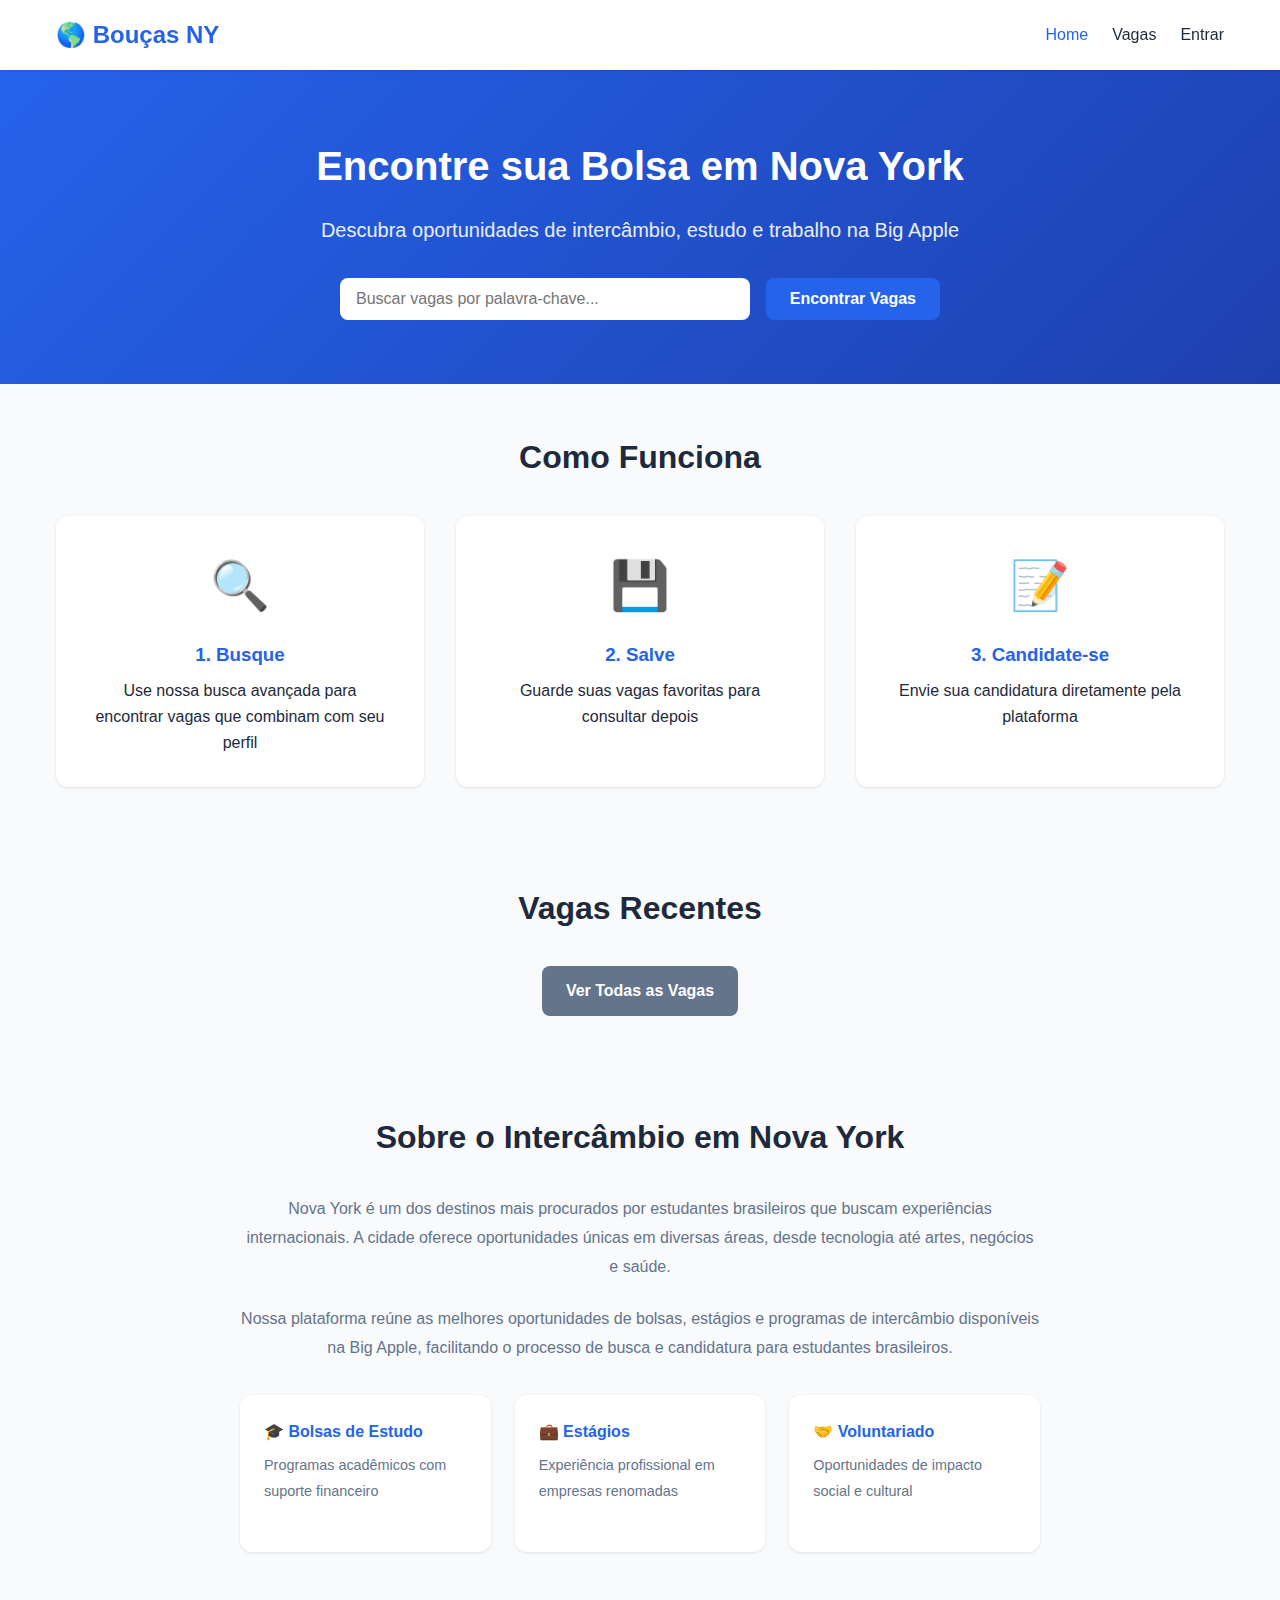
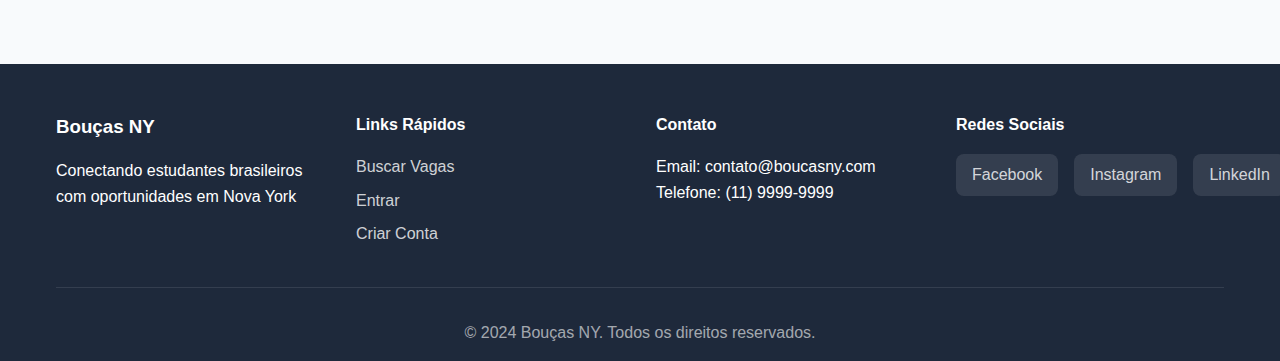
<file: index.html>
<!DOCTYPE html>
<html lang="pt-BR">
<head>
    <meta charset="UTF-8">
    <meta name="viewport" content="width=device-width, initial-scale=1.0">
    <title>Bouças NY - Encontre sua Bolsa em Nova York</title>
    <link rel="stylesheet" href="css/style.css">
</head>
<body>
    <header class="header">
        <div class="container">
            <div class="header-content">
                <h1 class="logo">🌎 Bouças NY</h1>
                <nav class="nav">
                    <a href="index.html" class="nav-link active">Home</a>
                    <a href="pages/vagas.html" class="nav-link">Vagas</a>
                    <a href="pages/login.html" class="nav-link">Entrar</a>
                    <a href="pages/favoritos.html" class="nav-link" id="favoritos-link" style="display: none;">Favoritos</a>
                </nav>
            </div>
        </div>
    </header>

    <main>
        <section class="banner">
            <div class="container">
                <div class="banner-content">
                    <h2 class="banner-title">Encontre sua Bolsa em Nova York</h2>
                    <p class="banner-subtitle">Descubra oportunidades de intercâmbio, estudo e trabalho na Big Apple</p>
                    <div class="search-box">
                        <input type="text" id="home-search" placeholder="Buscar vagas por palavra-chave..." class="search-input">
                        <button onclick="window.location.href='pages/vagas.html?search=' + document.getElementById('home-search').value" class="btn btn-primary">Encontrar Vagas</button>
                    </div>
                </div>
            </div>
        </section>

        <section class="como-funciona">
            <div class="container">
                <h2 class="section-title">Como Funciona</h2>
                <div class="steps">
                    <div class="step">
                        <div class="step-icon">🔍</div>
                        <h3>1. Busque</h3>
                        <p>Use nossa busca avançada para encontrar vagas que combinam com seu perfil</p>
                    </div>
                    <div class="step">
                        <div class="step-icon">💾</div>
                        <h3>2. Salve</h3>
                        <p>Guarde suas vagas favoritas para consultar depois</p>
                    </div>
                    <div class="step">
                        <div class="step-icon">📝</div>
                        <h3>3. Candidate-se</h3>
                        <p>Envie sua candidatura diretamente pela plataforma</p>
                    </div>
                </div>
            </div>
        </section>

        <section class="vagas-recentes">
            <div class="container">
                <h2 class="section-title">Vagas Recentes</h2>
                <div class="vagas-grid" id="vagas-recentes">
                    <!-- Vagas serão carregadas via JavaScript -->
                </div>
                <div class="text-center">
                    <a href="pages/vagas.html" class="btn btn-secondary">Ver Todas as Vagas</a>
                </div>
            </div>
        </section>

        <section class="sobre">
            <div class="container">
                <h2 class="section-title">Sobre o Intercâmbio em Nova York</h2>
                <div class="sobre-content">
                    <p>Nova York é um dos destinos mais procurados por estudantes brasileiros que buscam experiências internacionais. A cidade oferece oportunidades únicas em diversas áreas, desde tecnologia até artes, negócios e saúde.</p>
                    <p>Nossa plataforma reúne as melhores oportunidades de bolsas, estágios e programas de intercâmbio disponíveis na Big Apple, facilitando o processo de busca e candidatura para estudantes brasileiros.</p>
                    <div class="beneficios-list">
                        <div class="beneficio-item">
                            <strong>🎓 Bolsas de Estudo</strong>
                            <p>Programas acadêmicos com suporte financeiro</p>
                        </div>
                        <div class="beneficio-item">
                            <strong>💼 Estágios</strong>
                            <p>Experiência profissional em empresas renomadas</p>
                        </div>
                        <div class="beneficio-item">
                            <strong>🤝 Voluntariado</strong>
                            <p>Oportunidades de impacto social e cultural</p>
                        </div>
                    </div>
                </div>
            </div>
        </section>
    </main>

    <footer class="footer">
        <div class="container">
            <div class="footer-content">
                <div class="footer-section">
                    <h3>Bouças NY</h3>
                    <p>Conectando estudantes brasileiros com oportunidades em Nova York</p>
                </div>
                <div class="footer-section">
                    <h4>Links Rápidos</h4>
                    <ul>
                        <li><a href="pages/vagas.html">Buscar Vagas</a></li>
                        <li><a href="pages/login.html">Entrar</a></li>
                        <li><a href="pages/cadastro.html">Criar Conta</a></li>
                    </ul>
                </div>
                <div class="footer-section">
                    <h4>Contato</h4>
                    <p>Email: contato@boucasny.com</p>
                    <p>Telefone: (11) 9999-9999</p>
                </div>
                <div class="footer-section">
                    <h4>Redes Sociais</h4>
                    <div class="social-links">
                        <a href="#" class="social-link">Facebook</a>
                        <a href="#" class="social-link">Instagram</a>
                        <a href="#" class="social-link">LinkedIn</a>
                    </div>
                </div>
            </div>
            <div class="footer-bottom">
                <p>&copy; 2024 Bouças NY. Todos os direitos reservados.</p>
            </div>
        </div>
    </footer>

    <script type="module">
        import { getVagas, getCurrentUser, isFavorito, toggleFavorito } from './js/app.js';

        // Verificar se usuário está logado
        const user = getCurrentUser();
        if (user) {
            document.getElementById('favoritos-link').style.display = 'inline-block';
        }

        // Funções globais para interação
        window.toggleFavoritoHome = function(id) {
            if (!user) {
                alert('Faça login para salvar favoritos');
                window.location.href = 'pages/login.html';
                return;
            }
            toggleFavorito(id);
            location.reload(); // Recarregar para atualizar ícones
        };

        window.candidatarRapidoHome = function(id, titulo) {
            if (!user) {
                alert('Faça login para se candidatar');
                window.location.href = 'pages/login.html';
                return;
            }
            if (confirm(`Deseja se candidatar para a vaga: "${titulo}"?`)) {
                alert('Candidatura enviada com sucesso! Entraremos em contato em breve.');
            }
        };

        // Carregar vagas recentes
        window.addEventListener('DOMContentLoaded', () => {
            const vagas = getVagas().slice(0, 6);
            const container = document.getElementById('vagas-recentes');
            if (vagas.length === 0) {
                container.innerHTML = '<p class="text-center">Nenhuma vaga disponível no momento.</p>';
            } else {
                container.innerHTML = vagas.map(vaga => {
                    const favoritada = user ? isFavorito(vaga.id) : false;
                    const tituloEscapado = vaga.titulo.replace(/'/g, "\\'").replace(/"/g, '&quot;');
                    return `
                    <div class="vaga-card">
                        <div class="vaga-header">
                            <div>
                                <span class="vaga-tipo">${vaga.tipo}</span>
                                <span class="vaga-area">${vaga.area}</span>
                            </div>
                            ${user ? `
                                <button onclick="toggleFavoritoHome(${vaga.id})" class="btn-favorito-lista ${favoritada ? 'favoritada' : ''}" title="${favoritada ? 'Remover dos favoritos' : 'Adicionar aos favoritos'}">
                                    ${favoritada ? '❤️' : '🤍'}
                                </button>
                            ` : ''}
                        </div>
                        <h3 class="vaga-titulo">${vaga.titulo}</h3>
                        <p class="vaga-descricao">${vaga.descricao.substring(0, 120)}...</p>
                        <div class="vaga-info">
                            <span>⏱️ ${vaga.duracao}</span>
                            <span>📍 Nova York, EUA</span>
                        </div>
                        <div class="vaga-actions">
                            <a href="pages/vaga-detalhe.html?id=${vaga.id}" class="btn btn-primary btn-sm">Ver Detalhes</a>
                            ${user ? `
                                <button onclick="candidatarRapidoHome(${vaga.id}, '${tituloEscapado}')" class="btn btn-secondary btn-sm">Candidatar-se</button>
                            ` : ''}
                        </div>
                    </div>
                `;
                }).join('');
            }
        });
    </script>
</body>
</html>
</file>
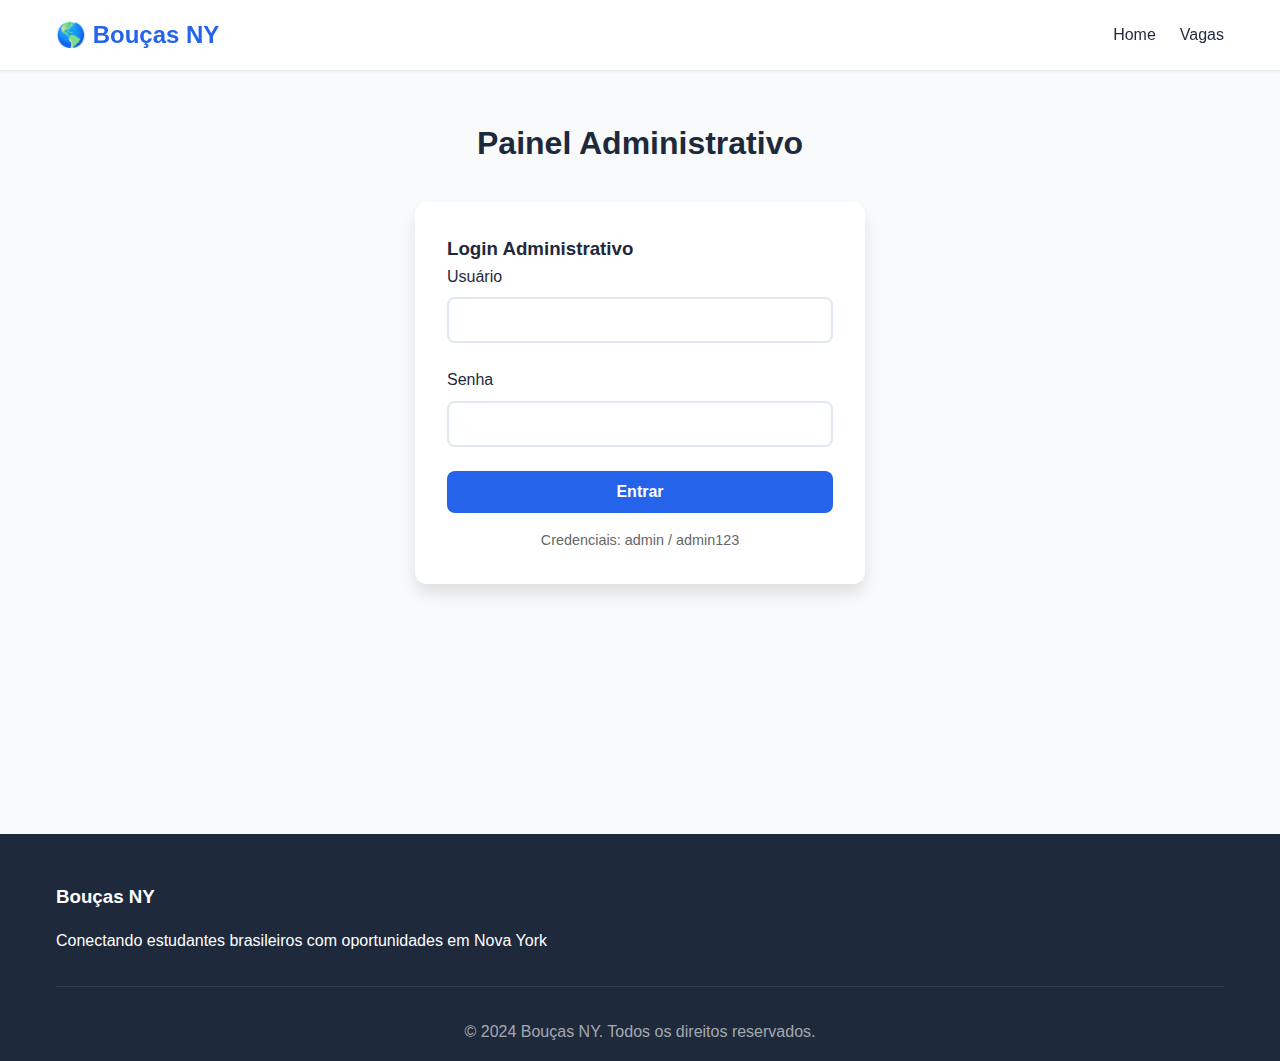
<file: pages/admin.html>
<!DOCTYPE html>
<html lang="pt-BR">
<head>
    <meta charset="UTF-8">
    <meta name="viewport" content="width=device-width, initial-scale=1.0">
    <title>Painel Administrativo - Bouças NY</title>
    <link rel="stylesheet" href="../css/style.css">
</head>
<body>
    <header class="header">
        <div class="container">
            <div class="header-content">
                <h1 class="logo"><a href="../index.html" style="text-decoration: none; color: inherit;">🌎 Bouças NY</a></h1>
                <nav class="nav">
                    <a href="../index.html" class="nav-link">Home</a>
                    <a href="vagas.html" class="nav-link">Vagas</a>
                </nav>
            </div>
        </div>
    </header>

    <main>
        <section class="admin-section">
            <div class="container">
                <h2 class="section-title">Painel Administrativo</h2>
                
                <div id="admin-login" class="admin-login">
                    <div class="auth-card">
                        <h3>Login Administrativo</h3>
                        <form onsubmit="fazerLoginAdmin(event)">
                            <div class="form-group">
                                <label>Usuário</label>
                                <input type="text" id="admin-user" class="input" required>
                            </div>
                            <div class="form-group">
                                <label>Senha</label>
                                <input type="password" id="admin-password" class="input" required>
                            </div>
                            <button type="submit" class="btn btn-primary btn-block">Entrar</button>
                        </form>
                        <p class="text-center" style="margin-top: 1rem; font-size: 0.9rem; color: #666;">
                            Credenciais: admin / admin123
                        </p>
                    </div>
                </div>

                <div id="admin-panel" style="display: none;">
                    <div class="admin-layout">
                        <div class="admin-form-section">
                            <h3>Adicionar Nova Vaga</h3>
                            <form id="vaga-form" onsubmit="salvarVaga(event)">
                                <div class="form-group">
                                    <label>Título</label>
                                    <input type="text" id="vaga-titulo" class="input" required>
                                </div>
                                <div class="form-row">
                                    <div class="form-group">
                                        <label>Tipo</label>
                                        <select id="vaga-tipo" class="input" required>
                                            <option value="Bolsa de Estudo">Bolsa de Estudo</option>
                                            <option value="Estágio">Estágio</option>
                                            <option value="Voluntariado">Voluntariado</option>
                                        </select>
                                    </div>
                                    <div class="form-group">
                                        <label>Área</label>
                                        <select id="vaga-area" class="input" required>
                                            <option value="TI">TI</option>
                                            <option value="Business">Business</option>
                                            <option value="Artes">Artes</option>
                                            <option value="Saúde">Saúde</option>
                                            <option value="Educação">Educação</option>
                                            <option value="Engenharia">Engenharia</option>
                                        </select>
                                    </div>
                                </div>
                                <div class="form-group">
                                    <label>Duração</label>
                                    <select id="vaga-duracao" class="input" required>
                                        <option value="3 meses">3 meses</option>
                                        <option value="6 meses">6 meses</option>
                                        <option value="1 ano">1 ano</option>
                                        <option value="2 anos">2 anos</option>
                                    </select>
                                </div>
                                <div class="form-group">
                                    <label>Descrição</label>
                                    <textarea id="vaga-descricao" class="input" rows="5" required></textarea>
                                </div>
                                <div class="form-group">
                                    <label>Requisitos (separados por vírgula)</label>
                                    <input type="text" id="vaga-requisitos" class="input" placeholder="Inglês, Graduação, Experiência" required>
                                </div>
                                <div class="form-group">
                                    <label>Benefícios (separados por vírgula)</label>
                                    <input type="text" id="vaga-beneficios" class="input" placeholder="Bolsa mensal, Acomodação, Seguro saúde" required>
                                </div>
                                <div class="form-group">
                                    <label>Status</label>
                                    <select id="vaga-status" class="input">
                                        <option value="publicada">Publicada</option>
                                        <option value="rascunho">Rascunho</option>
                                    </select>
                                </div>
                                <input type="hidden" id="vaga-id" value="">
                                <div class="form-actions">
                                    <button type="submit" class="btn btn-primary">Salvar Vaga</button>
                                    <button type="button" onclick="limparFormulario()" class="btn btn-secondary">Limpar</button>
                                </div>
                            </form>
                        </div>

                        <div class="admin-list-section">
                            <h3>Vagas Cadastradas</h3>
                            <div id="vagas-list">
                                <!-- Lista será carregada via JavaScript -->
                            </div>
                        </div>
                    </div>
                </div>
            </div>
        </section>
    </main>

    <footer class="footer">
        <div class="container">
            <div class="footer-content">
                <div class="footer-section">
                    <h3>Bouças NY</h3>
                    <p>Conectando estudantes brasileiros com oportunidades em Nova York</p>
                </div>
            </div>
            <div class="footer-bottom">
                <p>&copy; 2024 Bouças NY. Todos os direitos reservados.</p>
            </div>
        </div>
    </footer>

    <script type="module" src="../js/admin.js"></script>
</body>
</html>
</file>
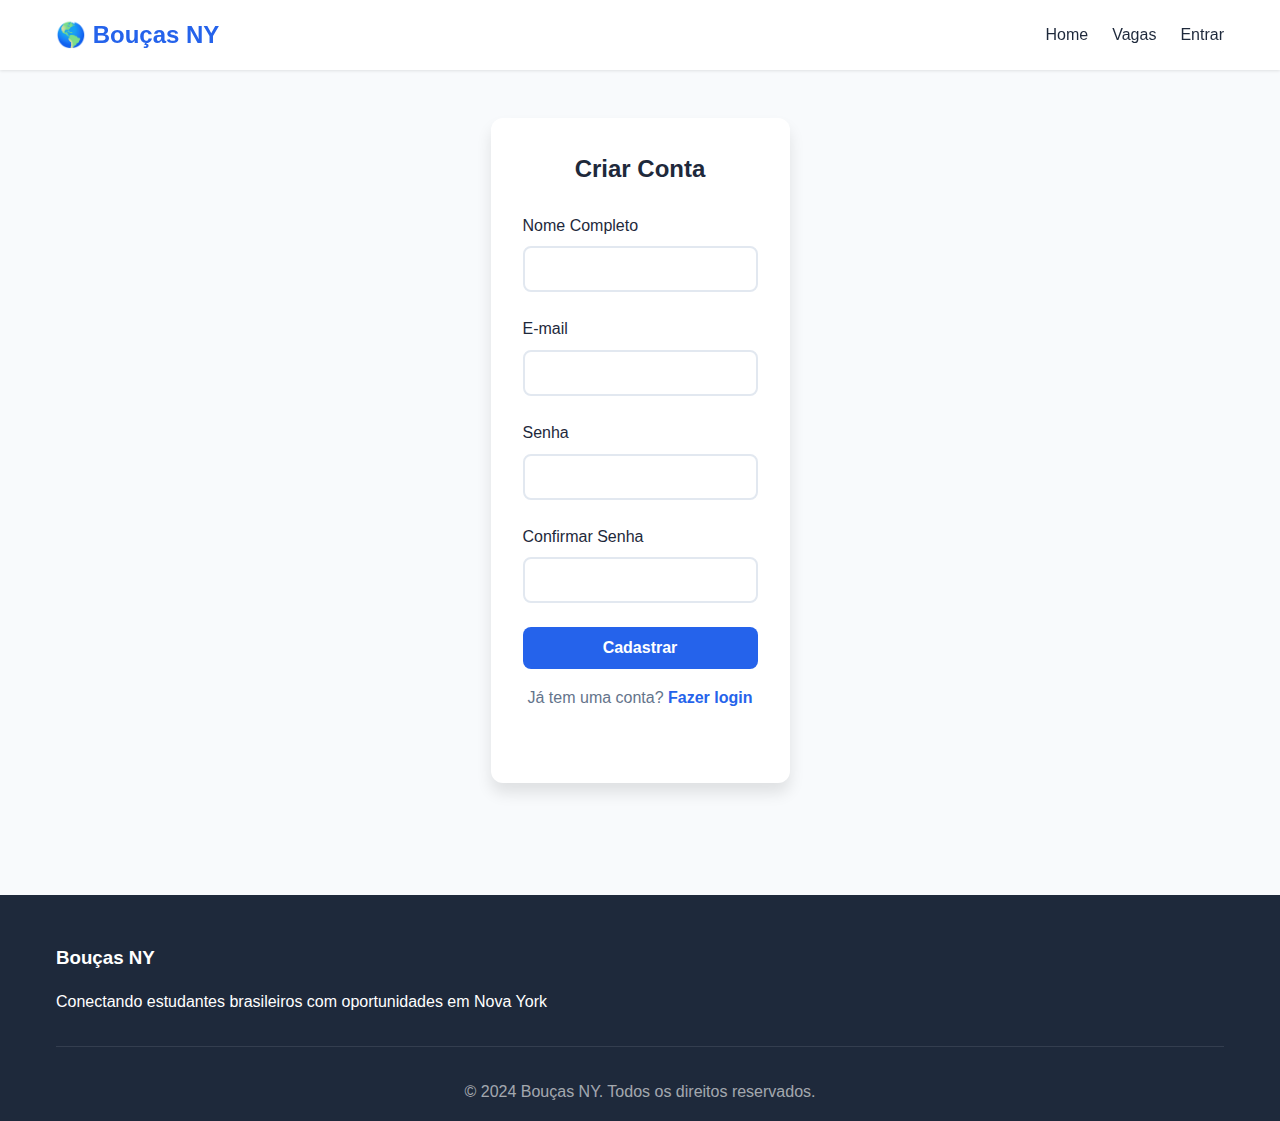
<file: pages/cadastro.html>
<!DOCTYPE html>
<html lang="pt-BR">
<head>
    <meta charset="UTF-8">
    <meta name="viewport" content="width=device-width, initial-scale=1.0">
    <title>Cadastro - Bouças NY</title>
    <link rel="stylesheet" href="../css/style.css">
</head>
<body>
    <header class="header">
        <div class="container">
            <div class="header-content">
                <h1 class="logo"><a href="../index.html" style="text-decoration: none; color: inherit;">🌎 Bouças NY</a></h1>
                <nav class="nav">
                    <a href="../index.html" class="nav-link">Home</a>
                    <a href="vagas.html" class="nav-link">Vagas</a>
                    <a href="login.html" class="nav-link">Entrar</a>
                </nav>
            </div>
        </div>
    </header>

    <main>
        <section class="auth-section">
            <div class="container">
                <div class="auth-container">
                    <div class="auth-card">
                        <h2>Criar Conta</h2>
                        <form id="cadastro-form" onsubmit="fazerCadastro(event)">
                            <div class="form-group">
                                <label for="nome">Nome Completo</label>
                                <input type="text" id="nome" name="nome" class="input" required>
                            </div>
                            <div class="form-group">
                                <label for="email">E-mail</label>
                                <input type="email" id="email" name="email" class="input" required>
                            </div>
                            <div class="form-group">
                                <label for="senha">Senha</label>
                                <input type="password" id="senha" name="senha" class="input" required minlength="6">
                            </div>
                            <div class="form-group">
                                <label for="confirmar-senha">Confirmar Senha</label>
                                <input type="password" id="confirmar-senha" name="confirmar-senha" class="input" required>
                            </div>
                            <button type="submit" class="btn btn-primary btn-block">Cadastrar</button>
                        </form>
                        <p class="auth-link">
                            Já tem uma conta? <a href="login.html">Fazer login</a>
                        </p>
                        <div id="cadastro-message" class="message"></div>
                    </div>
                </div>
            </div>
        </section>
    </main>

    <footer class="footer">
        <div class="container">
            <div class="footer-content">
                <div class="footer-section">
                    <h3>Bouças NY</h3>
                    <p>Conectando estudantes brasileiros com oportunidades em Nova York</p>
                </div>
            </div>
            <div class="footer-bottom">
                <p>&copy; 2024 Bouças NY. Todos os direitos reservados.</p>
            </div>
        </div>
    </footer>

    <script type="module">
        import { fazerCadastro } from '../js/app.js';

        window.fazerCadastro = function(event) {
            event.preventDefault();
            const nome = document.getElementById('nome').value;
            const email = document.getElementById('email').value;
            const senha = document.getElementById('senha').value;
            const confirmarSenha = document.getElementById('confirmar-senha').value;
            const messageEl = document.getElementById('cadastro-message');

            if (senha !== confirmarSenha) {
                messageEl.textContent = 'As senhas não coincidem.';
                messageEl.className = 'message message-error';
                return;
            }

            if (senha.length < 6) {
                messageEl.textContent = 'A senha deve ter pelo menos 6 caracteres.';
                messageEl.className = 'message message-error';
                return;
            }

            const sucesso = fazerCadastro(nome, email, senha);
            
            if (sucesso) {
                messageEl.textContent = 'Cadastro realizado com sucesso! Redirecionando...';
                messageEl.className = 'message message-success';
                setTimeout(() => {
                    window.location.href = '../index.html';
                }, 1500);
            } else {
                messageEl.textContent = 'Este e-mail já está cadastrado.';
                messageEl.className = 'message message-error';
            }
        };
    </script>
</body>
</html>
</file>
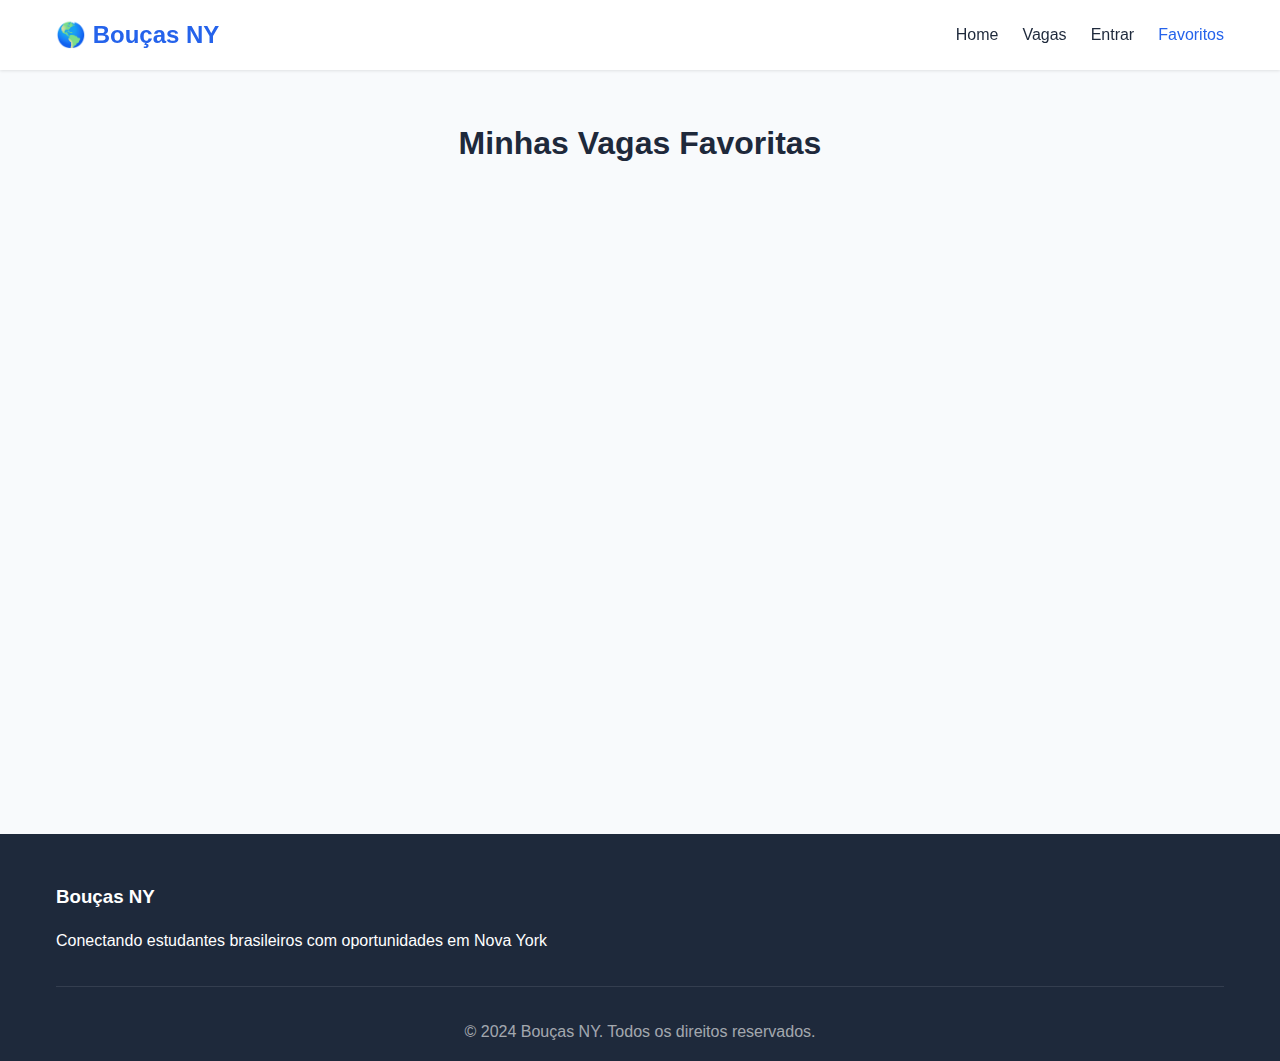
<file: pages/favoritos.html>
<!DOCTYPE html>
<html lang="pt-BR">
<head>
    <meta charset="UTF-8">
    <meta name="viewport" content="width=device-width, initial-scale=1.0">
    <title>Favoritos - Bouças NY</title>
    <link rel="stylesheet" href="../css/style.css">
</head>
<body>
    <header class="header">
        <div class="container">
            <div class="header-content">
                <h1 class="logo"><a href="../index.html" style="text-decoration: none; color: inherit;">🌎 Bouças NY</a></h1>
                <nav class="nav">
                    <a href="../index.html" class="nav-link">Home</a>
                    <a href="vagas.html" class="nav-link">Vagas</a>
                    <a href="login.html" class="nav-link" id="login-link">Entrar</a>
                    <a href="favoritos.html" class="nav-link active">Favoritos</a>
                </nav>
            </div>
        </div>
    </header>

    <main>
        <section class="favoritos-section">
            <div class="container">
                <h2 class="section-title">Minhas Vagas Favoritas</h2>
                <div id="favoritos-content">
                    <!-- Conteúdo será carregado via JavaScript -->
                </div>
            </div>
        </section>
    </main>

    <footer class="footer">
        <div class="container">
            <div class="footer-content">
                <div class="footer-section">
                    <h3>Bouças NY</h3>
                    <p>Conectando estudantes brasileiros com oportunidades em Nova York</p>
                </div>
            </div>
            <div class="footer-bottom">
                <p>&copy; 2024 Bouças NY. Todos os direitos reservados.</p>
            </div>
        </div>
    </footer>

    <script type="module">
        import { getFavoritos, getVagaById, toggleFavorito } from '../js/app.js';

        // Verificar se usuário está logado
        const user = JSON.parse(localStorage.getItem('currentUser') || 'null');
        if (!user) {
            document.getElementById('favoritos-content').innerHTML = `
                <div class="auth-required">
                    <p>Você precisa estar logado para ver seus favoritos.</p>
                    <a href="login.html" class="btn btn-primary">Fazer Login</a>
                </div>
            `;
        } else {
            document.getElementById('login-link').style.display = 'none';
            
            const favoritos = getFavoritos();
            
            if (favoritos.length === 0) {
                document.getElementById('favoritos-content').innerHTML = `
                    <div class="empty-state">
                        <p>Você ainda não salvou nenhuma vaga nos favoritos.</p>
                        <a href="vagas.html" class="btn btn-primary">Buscar Vagas</a>
                    </div>
                `;
            } else {
                const vagas = favoritos.map(id => getVagaById(id)).filter(v => v !== null);
                
                document.getElementById('favoritos-content').innerHTML = `
                    <div class="vagas-grid">
                        ${vagas.map(vaga => {
                            const tituloEscapado = vaga.titulo.replace(/'/g, "\\'").replace(/"/g, '&quot;');
                            return `
                            <div class="vaga-card">
                                <div class="vaga-header">
                                    <div>
                                        <span class="vaga-tipo">${vaga.tipo}</span>
                                        <span class="vaga-area">${vaga.area}</span>
                                    </div>
                                    <button onclick="removerFavorito(${vaga.id})" class="btn-favorito-lista favoritada" title="Remover dos favoritos">
                                        ❤️
                                    </button>
                                </div>
                                <h3 class="vaga-titulo">${vaga.titulo}</h3>
                                <p class="vaga-descricao">${vaga.descricao.substring(0, 120)}...</p>
                                <div class="vaga-info">
                                    <span>⏱️ ${vaga.duracao}</span>
                                    <span>📍 Nova York, EUA</span>
                                </div>
                                <div class="vaga-actions">
                                    <a href="vaga-detalhe.html?id=${vaga.id}" class="btn btn-primary btn-sm">Ver Detalhes</a>
                                    <button onclick="candidatarFavorito(${vaga.id}, '${tituloEscapado}')" class="btn btn-secondary btn-sm">Candidatar-se</button>
                                </div>
                            </div>
                        `;
                        }).join('')}
                    </div>
                `;
            }
        }

        window.removerFavorito = function(id) {
            if (confirm('Deseja remover esta vaga dos favoritos?')) {
                toggleFavorito(id);
                location.reload();
            }
        };

        window.candidatarFavorito = function(id, titulo) {
            if (confirm(`Deseja se candidatar para a vaga: "${titulo}"?`)) {
                alert('✅ Candidatura enviada com sucesso! Entraremos em contato em breve.');
            }
        };
    </script>
</body>
</html>
</file>
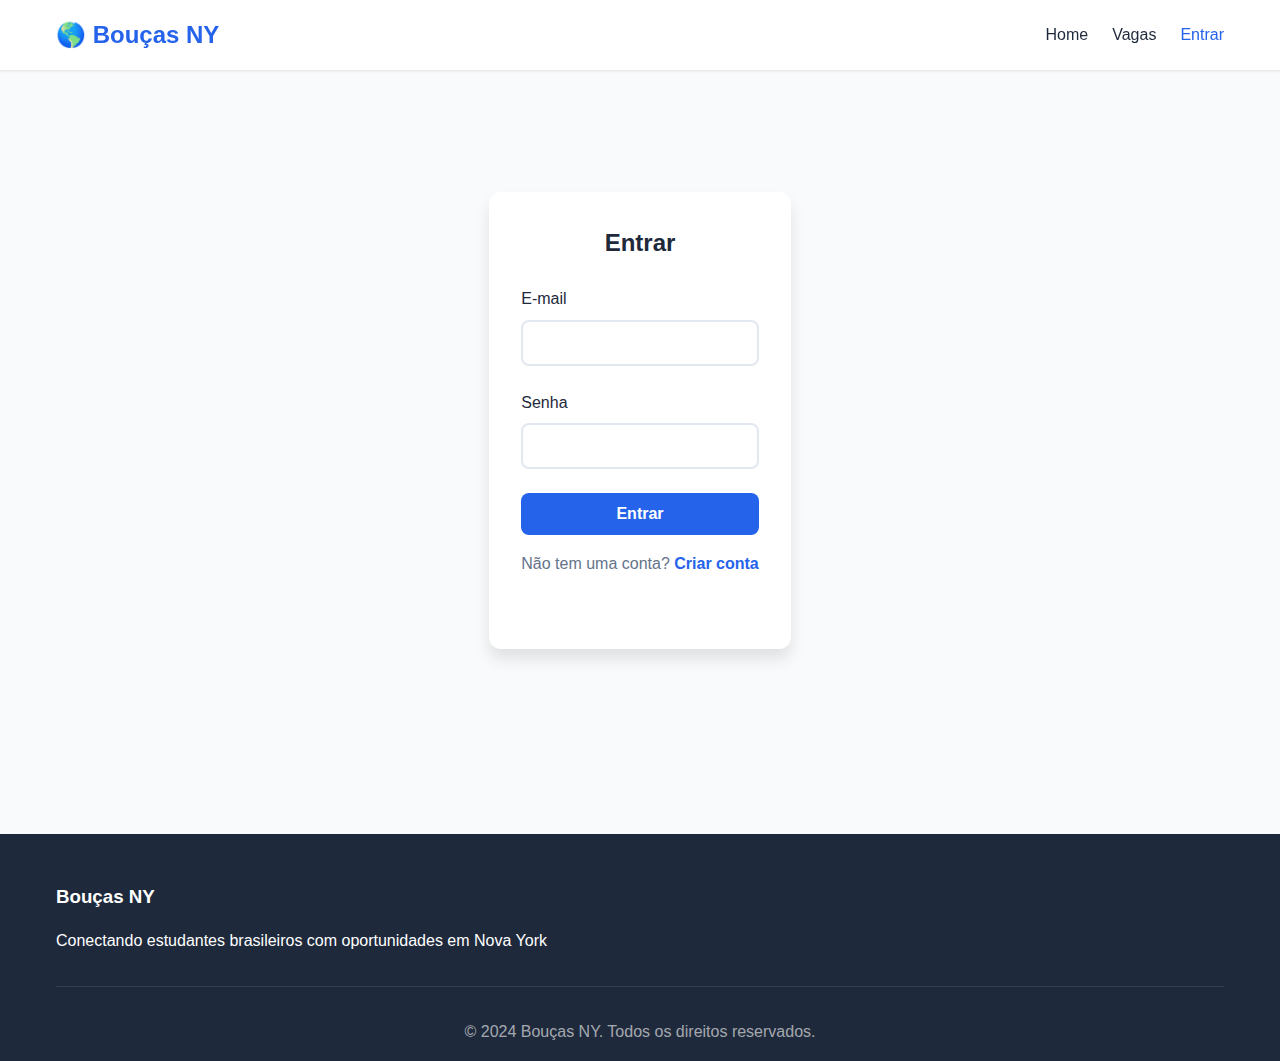
<file: pages/login.html>
<!DOCTYPE html>
<html lang="pt-BR">
<head>
    <meta charset="UTF-8">
    <meta name="viewport" content="width=device-width, initial-scale=1.0">
    <title>Login - Bouças NY</title>
    <link rel="stylesheet" href="../css/style.css">
</head>
<body>
    <header class="header">
        <div class="container">
            <div class="header-content">
                <h1 class="logo"><a href="../index.html" style="text-decoration: none; color: inherit;">🌎 Bouças NY</a></h1>
                <nav class="nav">
                    <a href="../index.html" class="nav-link">Home</a>
                    <a href="vagas.html" class="nav-link">Vagas</a>
                    <a href="login.html" class="nav-link active">Entrar</a>
                </nav>
            </div>
        </div>
    </header>

    <main>
        <section class="auth-section">
            <div class="container">
                <div class="auth-container">
                    <div class="auth-card">
                        <h2>Entrar</h2>
                        <form id="login-form" onsubmit="fazerLogin(event)">
                            <div class="form-group">
                                <label for="email">E-mail</label>
                                <input type="email" id="email" name="email" class="input" required>
                            </div>
                            <div class="form-group">
                                <label for="senha">Senha</label>
                                <input type="password" id="senha" name="senha" class="input" required>
                            </div>
                            <button type="submit" class="btn btn-primary btn-block">Entrar</button>
                        </form>
                        <p class="auth-link">
                            Não tem uma conta? <a href="cadastro.html">Criar conta</a>
                        </p>
                        <div id="login-message" class="message"></div>
                    </div>
                </div>
            </div>
        </section>
    </main>

    <footer class="footer">
        <div class="container">
            <div class="footer-content">
                <div class="footer-section">
                    <h3>Bouças NY</h3>
                    <p>Conectando estudantes brasileiros com oportunidades em Nova York</p>
                </div>
            </div>
            <div class="footer-bottom">
                <p>&copy; 2024 Bouças NY. Todos os direitos reservados.</p>
            </div>
        </div>
    </footer>

    <script type="module">
        import { fazerLogin } from '../js/app.js';

        window.fazerLogin = function(event) {
            event.preventDefault();
            const email = document.getElementById('email').value;
            const senha = document.getElementById('senha').value;
            const messageEl = document.getElementById('login-message');

            const sucesso = fazerLogin(email, senha);
            
            if (sucesso) {
                messageEl.textContent = 'Login realizado com sucesso!';
                messageEl.className = 'message message-success';
                setTimeout(() => {
                    window.location.href = '../index.html';
                }, 1000);
            } else {
                messageEl.textContent = 'E-mail ou senha incorretos.';
                messageEl.className = 'message message-error';
            }
        };
    </script>
</body>
</html>
</file>
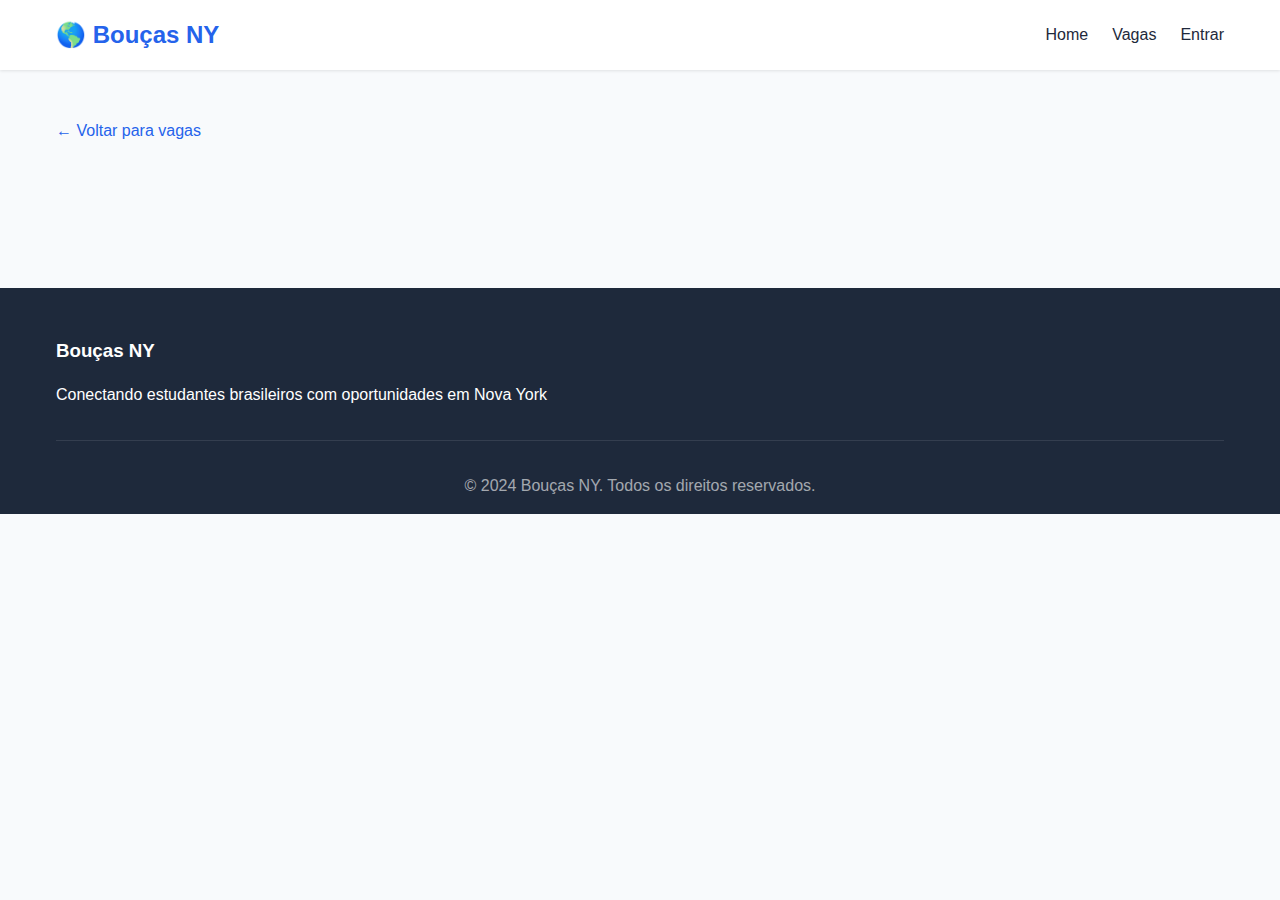
<file: pages/vaga-detalhe.html>
<!DOCTYPE html>
<html lang="pt-BR">
<head>
    <meta charset="UTF-8">
    <meta name="viewport" content="width=device-width, initial-scale=1.0">
    <title>Detalhes da Vaga - Bouças NY</title>
    <link rel="stylesheet" href="../css/style.css">
</head>
<body>
    <header class="header">
        <div class="container">
            <div class="header-content">
                <h1 class="logo"><a href="../index.html" style="text-decoration: none; color: inherit;">🌎 Bouças NY</a></h1>
                <nav class="nav">
                    <a href="../index.html" class="nav-link">Home</a>
                    <a href="vagas.html" class="nav-link">Vagas</a>
                    <a href="login.html" class="nav-link">Entrar</a>
                    <a href="favoritos.html" class="nav-link" id="favoritos-link" style="display: none;">Favoritos</a>
                </nav>
            </div>
        </div>
    </header>

    <main>
        <section class="vaga-detalhe-section">
            <div class="container">
                <a href="vagas.html" class="btn-back">← Voltar para vagas</a>
                
                <div id="vaga-detalhe-content">
                    <!-- Conteúdo será carregado via JavaScript -->
                </div>
            </div>
        </section>
    </main>

    <footer class="footer">
        <div class="container">
            <div class="footer-content">
                <div class="footer-section">
                    <h3>Bouças NY</h3>
                    <p>Conectando estudantes brasileiros com oportunidades em Nova York</p>
                </div>
            </div>
            <div class="footer-bottom">
                <p>&copy; 2024 Bouças NY. Todos os direitos reservados.</p>
            </div>
        </div>
    </footer>

    <script type="module">
        import { getVagaById, toggleFavorito, isFavorito } from '../js/app.js';

        // Verificar se usuário está logado
        const user = JSON.parse(localStorage.getItem('currentUser') || 'null');
        if (user) {
            document.getElementById('favoritos-link').style.display = 'inline-block';
        }

        // Carregar vaga
        const urlParams = new URLSearchParams(window.location.search);
        const vagaId = parseInt(urlParams.get('id'));

        if (!vagaId) {
            document.getElementById('vaga-detalhe-content').innerHTML = '<p>Vaga não encontrada.</p>';
        } else {
            const vaga = getVagaById(vagaId);
            
            if (!vaga) {
                document.getElementById('vaga-detalhe-content').innerHTML = '<p>Vaga não encontrada.</p>';
            } else {
                const favoritada = user ? isFavorito(vagaId) : false;
                
                document.getElementById('vaga-detalhe-content').innerHTML = `
                    <div class="vaga-detalhe">
                        <div class="vaga-detalhe-header">
                            <div class="vaga-detalhe-tags">
                                <span class="tag tag-tipo">${vaga.tipo}</span>
                                <span class="tag tag-area">${vaga.area}</span>
                            </div>
                            <h1 class="vaga-detalhe-titulo">${vaga.titulo}</h1>
                            <div class="vaga-detalhe-meta">
                                <span>📍 Nova York, EUA</span>
                                <span>⏱️ ${vaga.duracao}</span>
                            </div>
                        </div>

                        <div class="vaga-detalhe-body">
                            <div class="vaga-detalhe-main">
                                <div class="vaga-detalhe-section-content">
                                    <h2>Descrição</h2>
                                    <p>${vaga.descricao}</p>
                                </div>

                                <div class="vaga-detalhe-section-content">
                                    <h2>Requisitos</h2>
                                    <ul class="requisitos-list">
                                        ${vaga.requisitos.map(req => `<li>${req}</li>`).join('')}
                                    </ul>
                                </div>

                                <div class="vaga-detalhe-section-content">
                                    <h2>Benefícios</h2>
                                    <ul class="beneficios-list">
                                        ${vaga.beneficios.map(ben => `<li>${ben}</li>`).join('')}
                                    </ul>
                                </div>
                            </div>

                            <aside class="vaga-detalhe-sidebar">
                                <div class="info-card">
                                    <h3>Informações Rápidas</h3>
                                    <div class="info-item">
                                        <strong>Tipo:</strong>
                                        <span>${vaga.tipo}</span>
                                    </div>
                                    <div class="info-item">
                                        <strong>Área:</strong>
                                        <span>${vaga.area}</span>
                                    </div>
                                    <div class="info-item">
                                        <strong>Duração:</strong>
                                        <span>${vaga.duracao}</span>
                                    </div>
                                    <div class="info-item">
                                        <strong>Localização:</strong>
                                        <span>Nova York, EUA</span>
                                    </div>
                                </div>

                                <div class="actions-card">
                                    ${user ? `
                                        <button onclick="toggleFavoritoVaga(${vaga.id})" class="btn ${favoritada ? 'btn-secondary' : 'btn-primary'} btn-block" id="btn-favorito">
                                            ${favoritada ? '❤️ Remover dos Favoritos' : '🤍 Salvar nos Favoritos'}
                                        </button>
                                    ` : `
                                        <p class="text-center">Faça <a href="login.html">login</a> para salvar esta vaga</p>
                                    `}
                                    <button onclick="candidatarSe()" class="btn btn-primary btn-block">📝 Candidatar-se</button>
                                </div>
                            </aside>
                        </div>
                    </div>
                `;
            }
        }

        function toggleFavoritoVaga(id) {
            if (!user) {
                alert('Faça login para salvar favoritos');
                window.location.href = 'login.html';
                return;
            }
            
            toggleFavorito(id);
            const favoritada = isFavorito(id);
            const btn = document.getElementById('btn-favorito');
            btn.textContent = favoritada ? '❤️ Remover dos Favoritos' : '🤍 Salvar nos Favoritos';
            btn.className = `btn ${favoritada ? 'btn-secondary' : 'btn-primary'} btn-block`;
        }

        function candidatarSe() {
            if (!user) {
                if (confirm('Faça login para se candidatar. Deseja ir para a página de login?')) {
                    window.location.href = 'login.html';
                }
                return;
            }
            
            if (vaga) {
                if (confirm(`Deseja se candidatar para a vaga: "${vaga.titulo}"?\n\nVocê receberá um e-mail com mais informações em breve.`)) {
                    alert('✅ Candidatura enviada com sucesso!\n\nEntraremos em contato em até 48 horas.');
                }
            } else {
                alert('Erro ao processar candidatura. Tente novamente.');
            }
        }

        window.toggleFavoritoVaga = toggleFavoritoVaga;
        window.candidatarSe = candidatarSe;
    </script>
</body>
</html>
</file>
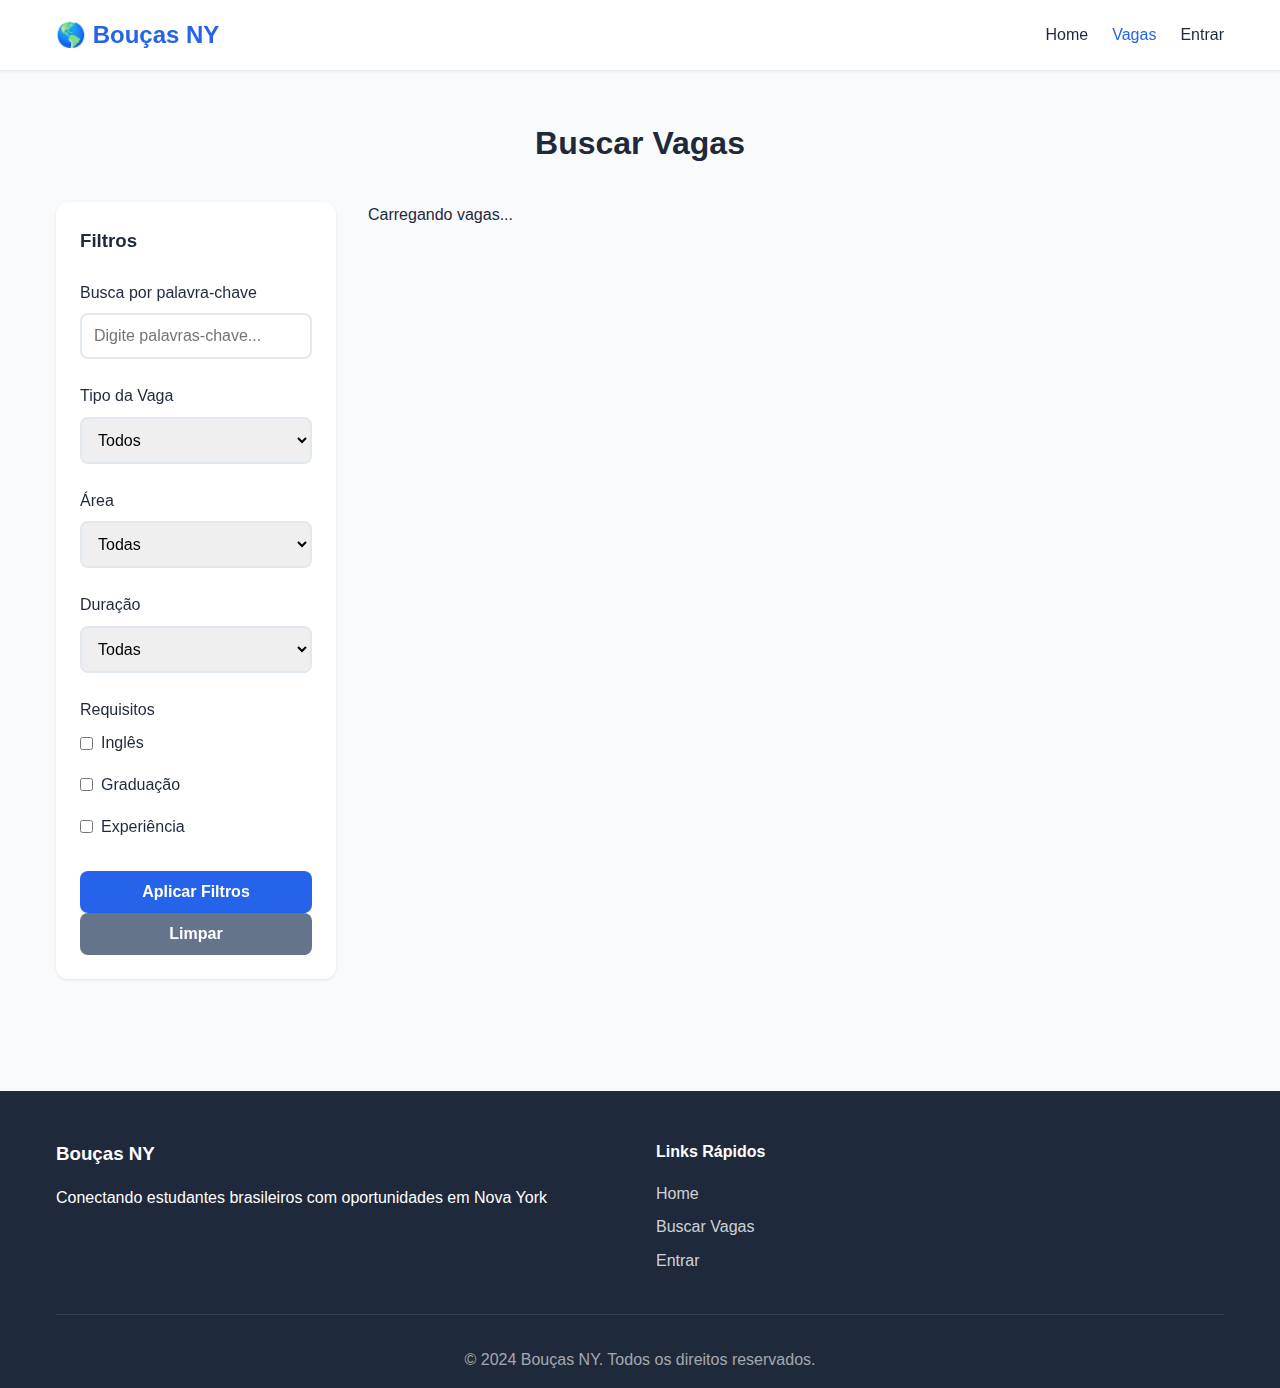
<file: pages/vagas.html>
<!DOCTYPE html>
<html lang="pt-BR">
<head>
    <meta charset="UTF-8">
    <meta name="viewport" content="width=device-width, initial-scale=1.0">
    <title>Buscar Vagas - Bouças NY</title>
    <link rel="stylesheet" href="../css/style.css">
</head>
<body>
    <header class="header">
        <div class="container">
            <div class="header-content">
                <h1 class="logo"><a href="../index.html" style="text-decoration: none; color: inherit;">🌎 Bouças NY</a></h1>
                <nav class="nav">
                    <a href="../index.html" class="nav-link">Home</a>
                    <a href="vagas.html" class="nav-link active">Vagas</a>
                    <a href="login.html" class="nav-link">Entrar</a>
                    <a href="favoritos.html" class="nav-link" id="favoritos-link" style="display: none;">Favoritos</a>
                </nav>
            </div>
        </div>
    </header>

    <main>
        <section class="busca-section">
            <div class="container">
                <h2 class="section-title">Buscar Vagas</h2>
                <div class="busca-layout">
                    <aside class="filtros-sidebar">
                        <h3>Filtros</h3>
                        
                        <div class="filtro-group">
                            <label>Busca por palavra-chave</label>
                            <input type="text" id="filtro-busca" placeholder="Digite palavras-chave..." class="input">
                        </div>

                        <div class="filtro-group">
                            <label>Tipo da Vaga</label>
                            <select id="filtro-tipo" class="select">
                                <option value="">Todos</option>
                                <option value="Bolsa de Estudo">Bolsa de Estudo</option>
                                <option value="Estágio">Estágio</option>
                                <option value="Voluntariado">Voluntariado</option>
                            </select>
                        </div>

                        <div class="filtro-group">
                            <label>Área</label>
                            <select id="filtro-area" class="select">
                                <option value="">Todas</option>
                                <option value="TI">TI</option>
                                <option value="Business">Business</option>
                                <option value="Artes">Artes</option>
                                <option value="Saúde">Saúde</option>
                                <option value="Educação">Educação</option>
                                <option value="Engenharia">Engenharia</option>
                            </select>
                        </div>

                        <div class="filtro-group">
                            <label>Duração</label>
                            <select id="filtro-duracao" class="select">
                                <option value="">Todas</option>
                                <option value="3 meses">3 meses</option>
                                <option value="6 meses">6 meses</option>
                                <option value="1 ano">1 ano</option>
                                <option value="2 anos">2 anos</option>
                            </select>
                        </div>

                        <div class="filtro-group">
                            <label>Requisitos</label>
                            <div class="checkbox-group">
                                <label><input type="checkbox" value="Inglês" id="req-ingles"> Inglês</label>
                                <label><input type="checkbox" value="Graduação" id="req-graduacao"> Graduação</label>
                                <label><input type="checkbox" value="Experiência" id="req-experiencia"> Experiência</label>
                            </div>
                        </div>

                        <button onclick="aplicarFiltros()" class="btn btn-primary btn-block">Aplicar Filtros</button>
                        <button onclick="limparFiltros()" class="btn btn-secondary btn-block">Limpar</button>
                    </aside>

                    <div class="resultados-area">
                        <div class="resultados-header">
                            <p id="resultados-count">Carregando vagas...</p>
                        </div>
                        <div class="vagas-lista" id="vagas-lista">
                            <!-- Vagas serão carregadas via JavaScript -->
                        </div>
                    </div>
                </div>
            </div>
        </section>
    </main>

    <footer class="footer">
        <div class="container">
            <div class="footer-content">
                <div class="footer-section">
                    <h3>Bouças NY</h3>
                    <p>Conectando estudantes brasileiros com oportunidades em Nova York</p>
                </div>
                <div class="footer-section">
                    <h4>Links Rápidos</h4>
                    <ul>
                        <li><a href="../index.html">Home</a></li>
                        <li><a href="vagas.html">Buscar Vagas</a></li>
                        <li><a href="login.html">Entrar</a></li>
                    </ul>
                </div>
            </div>
            <div class="footer-bottom">
                <p>&copy; 2024 Bouças NY. Todos os direitos reservados.</p>
            </div>
        </div>
    </footer>

    <script type="module">
        import { getVagas, filtrarVagas, isFavorito, toggleFavorito } from '../js/app.js';

        // Verificar se usuário está logado
        const user = JSON.parse(localStorage.getItem('currentUser') || 'null');
        if (user) {
            document.getElementById('favoritos-link').style.display = 'inline-block';
        }

        // Carregar parâmetros da URL
        const urlParams = new URLSearchParams(window.location.search);
        const searchParam = urlParams.get('search');
        if (searchParam) {
            document.getElementById('filtro-busca').value = searchParam;
        }

        function aplicarFiltros() {
            const busca = document.getElementById('filtro-busca').value.toLowerCase();
            const tipo = document.getElementById('filtro-tipo').value;
            const area = document.getElementById('filtro-area').value;
            const duracao = document.getElementById('filtro-duracao').value;
            
            const requisitos = [];
            if (document.getElementById('req-ingles').checked) requisitos.push('Inglês');
            if (document.getElementById('req-graduacao').checked) requisitos.push('Graduação');
            if (document.getElementById('req-experiencia').checked) requisitos.push('Experiência');

            const filtros = { busca, tipo, area, duracao, requisitos };
            const vagasFiltradas = filtrarVagas(filtros);
            exibirVagas(vagasFiltradas);
        }

        function limparFiltros() {
            document.getElementById('filtro-busca').value = '';
            document.getElementById('filtro-tipo').value = '';
            document.getElementById('filtro-area').value = '';
            document.getElementById('filtro-duracao').value = '';
            document.getElementById('req-ingles').checked = false;
            document.getElementById('req-graduacao').checked = false;
            document.getElementById('req-experiencia').checked = false;
            aplicarFiltros();
        }

        function exibirVagas(vagas) {
            const container = document.getElementById('vagas-lista');
            const count = document.getElementById('resultados-count');
            
            count.textContent = `${vagas.length} vaga(s) encontrada(s)`;

            if (vagas.length === 0) {
                container.innerHTML = '<p class="text-center">Nenhuma vaga encontrada com os filtros selecionados.</p>';
                return;
            }

            container.innerHTML = vagas.map(vaga => {
                const favoritada = user ? isFavorito(vaga.id) : false;
                const tituloEscapado = vaga.titulo.replace(/'/g, "\\'").replace(/"/g, '&quot;');
                return `
                <div class="vaga-item">
                    <div class="vaga-item-header">
                        <div>
                            <h3 class="vaga-item-titulo">${vaga.titulo}</h3>
                            <div class="vaga-item-tags">
                                <span class="tag tag-tipo">${vaga.tipo}</span>
                                <span class="tag tag-area">${vaga.area}</span>
                            </div>
                        </div>
                        ${user ? `
                            <button onclick="toggleFavoritoLista(${vaga.id})" class="btn-favorito-lista ${favoritada ? 'favoritada' : ''}" title="${favoritada ? 'Remover dos favoritos' : 'Adicionar aos favoritos'}">
                                ${favoritada ? '❤️' : '🤍'}
                            </button>
                        ` : ''}
                    </div>
                    <p class="vaga-item-descricao">${vaga.descricao.substring(0, 200)}...</p>
                    <div class="vaga-item-info">
                        <span>⏱️ ${vaga.duracao}</span>
                        <span>📍 Nova York, EUA</span>
                        <span>📋 ${vaga.requisitos.join(', ')}</span>
                    </div>
                    <div class="vaga-item-actions">
                        <a href="vaga-detalhe.html?id=${vaga.id}" class="btn btn-primary">Ver Detalhes</a>
                        ${user ? `
                            <button onclick="candidatarRapido(${vaga.id}, '${tituloEscapado}')" class="btn btn-secondary">Candidatar-se</button>
                        ` : `
                            <a href="login.html" class="btn btn-secondary">Login para Candidatar</a>
                        `}
                    </div>
                </div>
            `;
            }).join('');
        }

        // Aplicar filtros ao carregar
        window.addEventListener('DOMContentLoaded', () => {
            aplicarFiltros();
        });

        // Busca em tempo real
        document.getElementById('filtro-busca').addEventListener('input', aplicarFiltros);
        document.getElementById('filtro-tipo').addEventListener('change', aplicarFiltros);
        document.getElementById('filtro-area').addEventListener('change', aplicarFiltros);
        document.getElementById('filtro-duracao').addEventListener('change', aplicarFiltros);

        // Funções globais para interação
        window.toggleFavoritoLista = function(id) {
            if (!user) {
                alert('Faça login para salvar favoritos');
                window.location.href = 'login.html';
                return;
            }
            
            toggleFavorito(id);
            aplicarFiltros(); // Recarregar lista para atualizar ícones
        };

        window.candidatarRapido = function(id, titulo) {
            if (!user) {
                alert('Faça login para se candidatar');
                window.location.href = 'login.html';
                return;
            }
            if (confirm(`Deseja se candidatar para a vaga: "${titulo}"?`)) {
                alert('Candidatura enviada com sucesso! Entraremos em contato em breve.');
            }
        };
    </script>
</body>
</html>
</file>
<file: css/style.css>
/* Reset e Variáveis */
* {
    margin: 0;
    padding: 0;
    box-sizing: border-box;
}

:root {
    --primary-color: #2563eb;
    --primary-dark: #1e40af;
    --secondary-color: #64748b;
    --success-color: #10b981;
    --error-color: #ef4444;
    --bg-color: #f8fafc;
    --text-color: #1e293b;
    --text-light: #64748b;
    --border-color: #e2e8f0;
    --white: #ffffff;
    --shadow: 0 1px 3px rgba(0, 0, 0, 0.1);
    --shadow-md: 0 4px 6px rgba(0, 0, 0, 0.1);
    --shadow-lg: 0 10px 15px rgba(0, 0, 0, 0.1);
}

body {
    font-family: -apple-system, BlinkMacSystemFont, 'Segoe UI', Roboto, 'Helvetica Neue', Arial, sans-serif;
    line-height: 1.6;
    color: var(--text-color);
    background-color: var(--bg-color);
}

.container {
    max-width: 1200px;
    margin: 0 auto;
    padding: 0 1rem;
}

/* Header */
.header {
    background: var(--white);
    box-shadow: var(--shadow);
    position: sticky;
    top: 0;
    z-index: 100;
}

.header-content {
    display: flex;
    justify-content: space-between;
    align-items: center;
    padding: 1rem 0;
}

.logo {
    font-size: 1.5rem;
    font-weight: bold;
    color: var(--primary-color);
}

.nav {
    display: flex;
    gap: 1.5rem;
}

.nav-link {
    text-decoration: none;
    color: var(--text-color);
    font-weight: 500;
    transition: color 0.3s;
}

.nav-link:hover,
.nav-link.active {
    color: var(--primary-color);
}

/* Banner */
.banner {
    background: linear-gradient(135deg, var(--primary-color) 0%, var(--primary-dark) 100%);
    color: var(--white);
    padding: 4rem 0;
    text-align: center;
}

.banner-content {
    max-width: 800px;
    margin: 0 auto;
}

.banner-title {
    font-size: 2.5rem;
    margin-bottom: 1rem;
    font-weight: bold;
}

.banner-subtitle {
    font-size: 1.25rem;
    margin-bottom: 2rem;
    opacity: 0.9;
}

.search-box {
    display: flex;
    gap: 1rem;
    max-width: 600px;
    margin: 0 auto;
}

.search-input {
    flex: 1;
    padding: 0.75rem 1rem;
    border: none;
    border-radius: 8px;
    font-size: 1rem;
}

/* Buttons */
.btn {
    padding: 0.75rem 1.5rem;
    border: none;
    border-radius: 8px;
    font-size: 1rem;
    font-weight: 600;
    cursor: pointer;
    transition: all 0.3s;
    text-decoration: none;
    display: inline-block;
    text-align: center;
}

.btn-primary {
    background: var(--primary-color);
    color: var(--white);
}

.btn-primary:hover {
    background: var(--primary-dark);
    transform: translateY(-2px);
    box-shadow: var(--shadow-md);
}

.btn-secondary {
    background: var(--secondary-color);
    color: var(--white);
}

.btn-secondary:hover {
    background: #475569;
    transform: translateY(-2px);
}

.btn-sm {
    padding: 0.5rem 1rem;
    font-size: 0.875rem;
}

.btn-block {
    width: 100%;
    display: block;
}

.btn-back {
    display: inline-block;
    margin-bottom: 2rem;
    color: var(--primary-color);
    text-decoration: none;
    font-weight: 500;
}

.btn-back:hover {
    text-decoration: underline;
}

/* Sections */
section {
    padding: 3rem 0;
}

.section-title {
    font-size: 2rem;
    margin-bottom: 2rem;
    text-align: center;
    color: var(--text-color);
}

/* Como Funciona */
.steps {
    display: grid;
    grid-template-columns: repeat(auto-fit, minmax(250px, 1fr));
    gap: 2rem;
    margin-top: 2rem;
}

.step {
    text-align: center;
    padding: 2rem;
    background: var(--white);
    border-radius: 12px;
    box-shadow: var(--shadow);
}

.step-icon {
    font-size: 3rem;
    margin-bottom: 1rem;
}

.step h3 {
    margin-bottom: 0.5rem;
    color: var(--primary-color);
}

/* Vagas Grid */
.vagas-grid {
    display: grid;
    grid-template-columns: repeat(auto-fill, minmax(300px, 1fr));
    gap: 1.5rem;
    margin-top: 2rem;
}

.vaga-card {
    background: var(--white);
    border-radius: 12px;
    padding: 1.5rem;
    box-shadow: var(--shadow);
    transition: transform 0.3s, box-shadow 0.3s;
}

.vaga-card:hover {
    transform: translateY(-4px);
    box-shadow: var(--shadow-lg);
}

.vaga-header {
    display: flex;
    justify-content: space-between;
    align-items: start;
    margin-bottom: 1rem;
    position: relative;
}

.vaga-tipo,
.vaga-area {
    font-size: 0.75rem;
    padding: 0.25rem 0.75rem;
    border-radius: 20px;
    font-weight: 600;
}

.vaga-tipo {
    background: #dbeafe;
    color: var(--primary-color);
}

.vaga-area {
    background: #f1f5f9;
    color: var(--text-color);
}

.vaga-titulo {
    font-size: 1.25rem;
    margin-bottom: 0.75rem;
    color: var(--text-color);
}

.vaga-descricao {
    color: var(--text-light);
    margin-bottom: 1rem;
    font-size: 0.9rem;
}

.vaga-info {
    display: flex;
    flex-wrap: wrap;
    gap: 1rem;
    margin-bottom: 1rem;
    font-size: 0.875rem;
    color: var(--text-light);
}

.vaga-actions {
    display: flex;
    gap: 0.5rem;
}

/* Lista de Vagas */
.busca-layout {
    display: grid;
    grid-template-columns: 280px 1fr;
    gap: 2rem;
    margin-top: 2rem;
}

.filtros-sidebar {
    background: var(--white);
    padding: 1.5rem;
    border-radius: 12px;
    box-shadow: var(--shadow);
    height: fit-content;
    position: sticky;
    top: 100px;
}

.filtros-sidebar h3 {
    margin-bottom: 1.5rem;
    color: var(--text-color);
}

.filtro-group {
    margin-bottom: 1.5rem;
}

.filtro-group label {
    display: block;
    margin-bottom: 0.5rem;
    font-weight: 500;
    color: var(--text-color);
}

.checkbox-group {
    display: flex;
    flex-direction: column;
    gap: 0.5rem;
}

.checkbox-group label {
    display: flex;
    align-items: center;
    gap: 0.5rem;
    font-weight: normal;
    cursor: pointer;
}

.resultados-area {
    min-height: 400px;
}

.resultados-header {
    margin-bottom: 1.5rem;
}

.vagas-lista {
    display: flex;
    flex-direction: column;
    gap: 1.5rem;
}

.vaga-item {
    background: var(--white);
    padding: 1.5rem;
    border-radius: 12px;
    box-shadow: var(--shadow);
    transition: transform 0.3s, box-shadow 0.3s;
}

.vaga-item:hover {
    transform: translateY(-2px);
    box-shadow: var(--shadow-md);
}

.vaga-item-header {
    display: flex;
    justify-content: space-between;
    align-items: start;
    margin-bottom: 1rem;
    position: relative;
}

.btn-favorito-lista {
    background: none;
    border: 2px solid var(--border-color);
    border-radius: 50%;
    width: 40px;
    height: 40px;
    display: flex;
    align-items: center;
    justify-content: center;
    cursor: pointer;
    font-size: 1.2rem;
    transition: all 0.3s;
    flex-shrink: 0;
}

.btn-favorito-lista:hover {
    border-color: var(--primary-color);
    transform: scale(1.1);
}

.btn-favorito-lista.favoritada {
    border-color: var(--error-color);
    background: #fee2e2;
}

.vaga-item-titulo {
    font-size: 1.5rem;
    margin-bottom: 0.5rem;
    color: var(--text-color);
}

.vaga-item-tags {
    display: flex;
    gap: 0.5rem;
    flex-wrap: wrap;
}

.tag {
    padding: 0.25rem 0.75rem;
    border-radius: 20px;
    font-size: 0.75rem;
    font-weight: 600;
}

.tag-tipo {
    background: #dbeafe;
    color: var(--primary-color);
}

.tag-area {
    background: #f1f5f9;
    color: var(--text-color);
}

.vaga-item-descricao {
    color: var(--text-light);
    margin-bottom: 1rem;
    line-height: 1.6;
}

.vaga-item-info {
    display: flex;
    flex-wrap: wrap;
    gap: 1rem;
    margin-bottom: 1rem;
    font-size: 0.875rem;
    color: var(--text-light);
}

.vaga-item-actions {
    margin-top: 1rem;
}

/* Vaga Detalhe */
.vaga-detalhe {
    background: var(--white);
    border-radius: 12px;
    padding: 2rem;
    box-shadow: var(--shadow);
}

.vaga-detalhe-header {
    border-bottom: 2px solid var(--border-color);
    padding-bottom: 1.5rem;
    margin-bottom: 2rem;
}

.vaga-detalhe-tags {
    display: flex;
    gap: 0.5rem;
    margin-bottom: 1rem;
}

.vaga-detalhe-titulo {
    font-size: 2rem;
    margin-bottom: 1rem;
    color: var(--text-color);
}

.vaga-detalhe-meta {
    display: flex;
    gap: 2rem;
    color: var(--text-light);
}

.vaga-detalhe-body {
    display: grid;
    grid-template-columns: 1fr 350px;
    gap: 2rem;
}

.vaga-detalhe-main {
    min-width: 0;
}

.vaga-detalhe-section-content {
    margin-bottom: 2rem;
}

.vaga-detalhe-section-content h2 {
    font-size: 1.5rem;
    margin-bottom: 1rem;
    color: var(--primary-color);
}

.vaga-detalhe-section-content p {
    color: var(--text-light);
    line-height: 1.8;
}

.requisitos-list,
.beneficios-list {
    list-style: none;
    padding: 0;
}

.requisitos-list li,
.beneficios-list li {
    padding: 0.75rem 0;
    padding-left: 1.5rem;
    position: relative;
    color: var(--text-light);
}

.requisitos-list li::before {
    content: "✓";
    position: absolute;
    left: 0;
    color: var(--success-color);
    font-weight: bold;
}

.beneficios-list li::before {
    content: "★";
    position: absolute;
    left: 0;
    color: #fbbf24;
}

.vaga-detalhe-sidebar {
    display: flex;
    flex-direction: column;
    gap: 1.5rem;
}

.info-card,
.actions-card {
    background: var(--bg-color);
    padding: 1.5rem;
    border-radius: 12px;
}

.info-card h3 {
    margin-bottom: 1rem;
    color: var(--text-color);
}

.info-item {
    display: flex;
    justify-content: space-between;
    padding: 0.75rem 0;
    border-bottom: 1px solid var(--border-color);
}

.info-item:last-child {
    border-bottom: none;
}

.info-item strong {
    color: var(--text-color);
}

.info-item span {
    color: var(--text-light);
}

/* Sobre */
.sobre-content {
    max-width: 800px;
    margin: 0 auto;
    text-align: center;
}

.sobre-content p {
    margin-bottom: 1.5rem;
    color: var(--text-light);
    line-height: 1.8;
}

.beneficios-list {
    display: grid;
    grid-template-columns: repeat(auto-fit, minmax(200px, 1fr));
    gap: 1.5rem;
    margin-top: 2rem;
}

.beneficio-item {
    background: var(--white);
    padding: 1.5rem;
    border-radius: 12px;
    box-shadow: var(--shadow);
    text-align: left;
}

.beneficio-item strong {
    display: block;
    margin-bottom: 0.5rem;
    color: var(--primary-color);
}

.beneficio-item p {
    color: var(--text-light);
    font-size: 0.9rem;
}

/* Auth */
.auth-section {
    min-height: calc(100vh - 200px);
    display: flex;
    align-items: center;
    padding: 3rem 0;
}

.auth-container {
    max-width: 450px;
    margin: 0 auto;
    width: 100%;
}

.auth-card {
    background: var(--white);
    padding: 2rem;
    border-radius: 12px;
    box-shadow: var(--shadow-lg);
}

.auth-card h2 {
    margin-bottom: 1.5rem;
    text-align: center;
    color: var(--text-color);
}

.auth-link {
    text-align: center;
    margin-top: 1rem;
    color: var(--text-light);
}

.auth-link a {
    color: var(--primary-color);
    text-decoration: none;
    font-weight: 600;
}

.auth-link a:hover {
    text-decoration: underline;
}

/* Forms */
.form-group {
    margin-bottom: 1.5rem;
}

.form-group label {
    display: block;
    margin-bottom: 0.5rem;
    font-weight: 500;
    color: var(--text-color);
}

.input,
.select {
    width: 100%;
    padding: 0.75rem;
    border: 2px solid var(--border-color);
    border-radius: 8px;
    font-size: 1rem;
    transition: border-color 0.3s;
}

.input:focus,
.select:focus {
    outline: none;
    border-color: var(--primary-color);
}

textarea.input {
    resize: vertical;
    font-family: inherit;
}

.form-row {
    display: grid;
    grid-template-columns: 1fr 1fr;
    gap: 1rem;
}

.form-actions {
    display: flex;
    gap: 1rem;
}

.message {
    margin-top: 1rem;
    padding: 0.75rem;
    border-radius: 8px;
    text-align: center;
}

.message-success {
    background: #d1fae5;
    color: #065f46;
}

.message-error {
    background: #fee2e2;
    color: #991b1b;
}

/* Favoritos */
.favoritos-section {
    min-height: calc(100vh - 200px);
}

.empty-state,
.auth-required {
    text-align: center;
    padding: 3rem;
    background: var(--white);
    border-radius: 12px;
    box-shadow: var(--shadow);
}

.empty-state p,
.auth-required p {
    margin-bottom: 1.5rem;
    color: var(--text-light);
    font-size: 1.1rem;
}

/* Admin */
.admin-section {
    min-height: calc(100vh - 200px);
    padding: 3rem 0;
}

.admin-login {
    max-width: 450px;
    margin: 0 auto;
}

.admin-layout {
    display: grid;
    grid-template-columns: 1fr 1fr;
    gap: 2rem;
    margin-top: 2rem;
}

.admin-form-section,
.admin-list-section {
    background: var(--white);
    padding: 2rem;
    border-radius: 12px;
    box-shadow: var(--shadow);
}

.admin-form-section h3,
.admin-list-section h3 {
    margin-bottom: 1.5rem;
    color: var(--text-color);
}

.admin-vaga-item {
    background: var(--bg-color);
    padding: 1.5rem;
    border-radius: 8px;
    margin-bottom: 1rem;
    border: 2px solid var(--border-color);
}

.admin-vaga-item h4 {
    margin-bottom: 0.5rem;
    color: var(--text-color);
}

.admin-vaga-item-meta {
    display: flex;
    gap: 1rem;
    margin-bottom: 1rem;
    font-size: 0.875rem;
    color: var(--text-light);
}

.admin-vaga-item-actions {
    display: flex;
    gap: 0.5rem;
}

/* Footer */
.footer {
    background: var(--text-color);
    color: var(--white);
    padding: 3rem 0 1rem;
    margin-top: 4rem;
}

.footer-content {
    display: grid;
    grid-template-columns: repeat(auto-fit, minmax(200px, 1fr));
    gap: 2rem;
    margin-bottom: 2rem;
}

.footer-section h3,
.footer-section h4 {
    margin-bottom: 1rem;
}

.footer-section ul {
    list-style: none;
}

.footer-section ul li {
    margin-bottom: 0.5rem;
}

.footer-section a {
    color: rgba(255, 255, 255, 0.8);
    text-decoration: none;
    transition: color 0.3s;
}

.footer-section a:hover {
    color: var(--white);
}

.social-links {
    display: flex;
    gap: 1rem;
}

.social-link {
    padding: 0.5rem 1rem;
    background: rgba(255, 255, 255, 0.1);
    border-radius: 8px;
    transition: background 0.3s;
}

.social-link:hover {
    background: rgba(255, 255, 255, 0.2);
}

.footer-bottom {
    text-align: center;
    padding-top: 2rem;
    border-top: 1px solid rgba(255, 255, 255, 0.1);
    color: rgba(255, 255, 255, 0.6);
}

/* Utilitários */
.text-center {
    text-align: center;
}

/* Responsive */
@media (max-width: 768px) {
    .header-content {
        flex-direction: column;
        gap: 1rem;
    }

    .nav {
        flex-wrap: wrap;
        justify-content: center;
    }

    .banner-title {
        font-size: 1.75rem;
    }

    .banner-subtitle {
        font-size: 1rem;
    }

    .search-box {
        flex-direction: column;
    }

    .busca-layout {
        grid-template-columns: 1fr;
    }

    .filtros-sidebar {
        position: static;
    }

    .vaga-detalhe-body {
        grid-template-columns: 1fr;
    }

    .admin-layout {
        grid-template-columns: 1fr;
    }

    .form-row {
        grid-template-columns: 1fr;
    }

    .steps {
        grid-template-columns: 1fr;
    }

    .vagas-grid {
        grid-template-columns: 1fr;
    }

    .footer-content {
        grid-template-columns: 1fr;
    }
}

@media (max-width: 480px) {
    .container {
        padding: 0 0.75rem;
    }

    .banner {
        padding: 2rem 0;
    }

    .banner-title {
        font-size: 1.5rem;
    }

    section {
        padding: 2rem 0;
    }

    .vaga-card,
    .vaga-item {
        padding: 1rem;
    }
}
</file>
